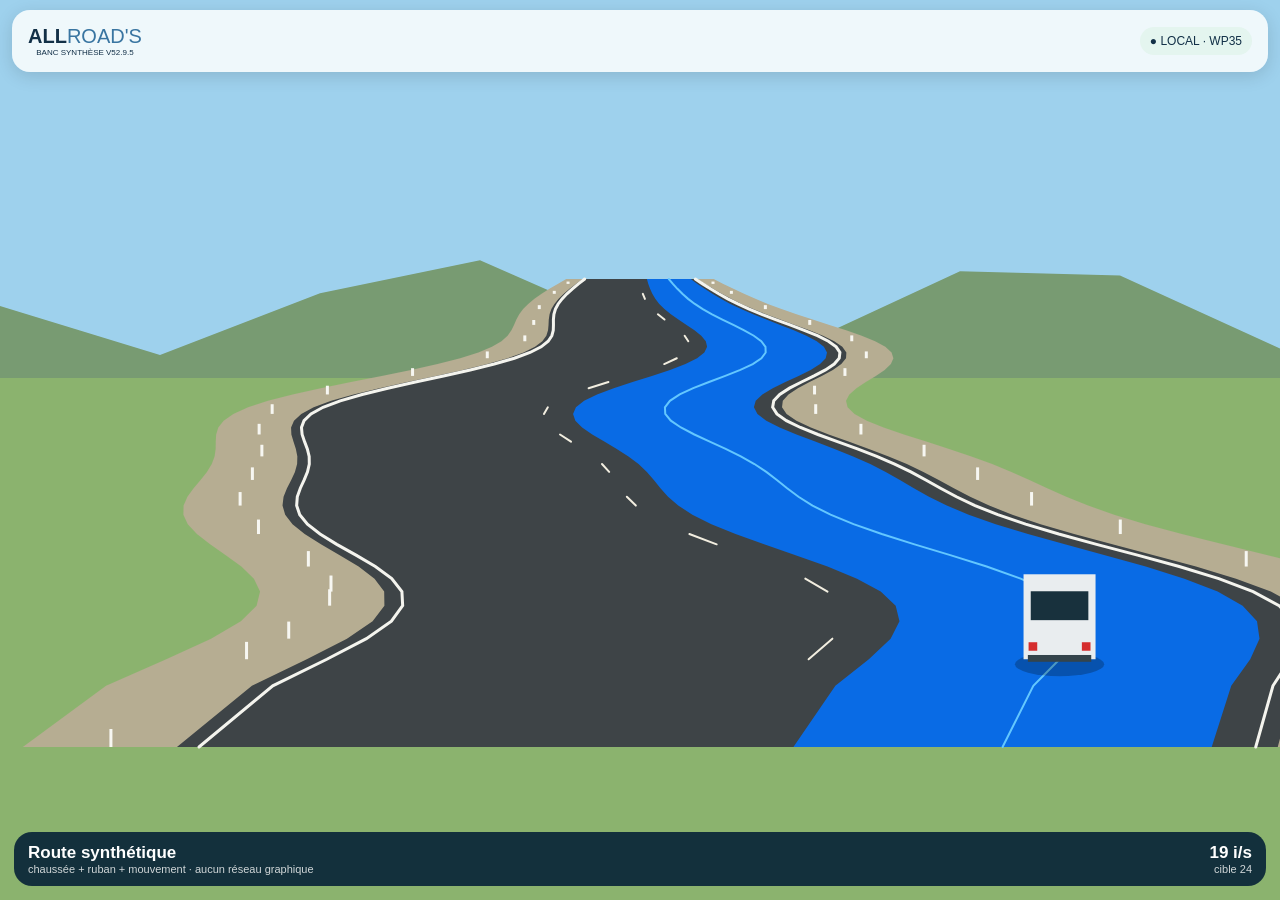
<file: api/frontend/synth-test.html>
<!doctype html><html lang="fr"><head><meta charset="utf-8"><meta name="viewport" content="width=device-width,initial-scale=1,viewport-fit=cover"><title>AllRoad's — Banc synthèse</title>
<style>*{box-sizing:border-box}html,body{margin:0;width:100%;height:100%;overflow:hidden;background:#0b1722;font-family:Arial,sans-serif}#c{display:block;width:100%;height:100%;touch-action:none}.hud{position:fixed;left:12px;right:12px;top:calc(10px + env(safe-area-inset-top));height:62px;border-radius:18px;background:rgba(245,250,252,.94);display:flex;align-items:center;justify-content:space-between;padding:0 16px;color:#123047;z-index:2;box-shadow:0 4px 18px #0002}.brand{font-weight:800;font-size:20px}.brand span{font-weight:400;color:#3975a1}.tag{font-size:12px;background:#e4f5ef;padding:7px 10px;border-radius:20px}.info{position:fixed;left:14px;right:14px;bottom:calc(14px + env(safe-area-inset-bottom));background:rgba(9,37,56,.92);color:white;border-radius:18px;padding:11px 14px;z-index:2;display:flex;justify-content:space-between;align-items:center}.big{font-size:17px;font-weight:800}.small{font-size:11px;opacity:.8}.fps{font-variant-numeric:tabular-nums;text-align:right}</style></head>
<body><canvas id="c"></canvas><div class="hud"><div class="brand">ALL<span>ROAD'S</span><div style="font-size:8px;text-align:center;font-weight:500">BANC SYNTHÈSE V52.9.5</div></div><div class="tag">● LOCAL · WP35</div></div><div class="info"><div><div class="big">Route synthétique</div><div class="small">chaussée + ruban + mouvement · aucun réseau graphique</div></div><div class="fps"><div class="big" id="fps">-- i/s</div><div class="small">cible 24</div></div></div>
<script>
(()=>{
const c=document.getElementById('c'),x=c.getContext('2d',{alpha:false,desynchronized:true});
const fpsEl=document.getElementById('fps');let W=0,H=0,D=1,last=0,acc=0,n=0,quality=1,lowSince=0,highSince=0;
const TARGET=24,STEP=1000/TARGET,ZMAX=900,DZ=18;
let samples=[],bg=null,bgx=null;
const lerp=(a,b,t)=>a+(b-a)*t;
function resize(){D=1;W=innerWidth;H=innerHeight;c.width=Math.max(1,Math.round(W*D));c.height=Math.max(1,Math.round(H*D));c.style.width=W+'px';c.style.height=H+'px';x.setTransform(D,0,0,D,0,0);buildBackground()}
function buildBackground(){bg=document.createElement('canvas');bg.width=Math.max(1,W);bg.height=Math.max(1,H);bgx=bg.getContext('2d',{alpha:false});bgx.fillStyle='#9ed1ed';bgx.fillRect(0,0,W,H*.42);bgx.fillStyle='#789b72';bgx.beginPath();bgx.moveTo(0,H*.43);for(let i=0;i<=8;i++){let xx=i*W/8;bgx.lineTo(xx,H*(.34+.055*Math.sin(i*1.7)))}bgx.lineTo(W,H*.58);bgx.lineTo(0,H*.58);bgx.closePath();bgx.fill();bgx.fillStyle='#8bb36e';bgx.fillRect(0,H*.42,W,H*.58)}
addEventListener('resize',resize,{passive:true});resize();
function curve(z,t){return Math.sin(z*.010+t*.34)*.24+Math.sin(z*.021+t*.19)*.08}
function buildSamples(t){samples.length=0;for(let z=0;z<=ZMAX;z+=DZ){const q=z/ZMAX,e=Math.pow(q,.52),eh=Math.pow(q,.72);samples.push({z,q,y:lerp(H*.83,H*.31,e),half:lerp(W*.43,W*.045,eh),cx:W*.5+curve(z,t)*W*(1-q)*.58})}}
function strip(a,b,fill){x.beginPath();for(let i=0;i<samples.length;i++){let p=samples[i],xx=p.cx+p.half*a;i?x.lineTo(xx,p.y):x.moveTo(xx,p.y)}for(let i=samples.length-1;i>=0;i--){let p=samples[i];x.lineTo(p.cx+p.half*b,p.y)}x.closePath();x.fillStyle=fill;x.fill()}
function roadLine(off,width,fill,dashed=false,t=0){x.beginPath();let started=false;for(let i=0;i<samples.length;i++){let p=samples[i];if(dashed&&((Math.floor((p.z+t*70)/36)&1)===0)){started=false;continue}let xx=p.cx+p.half*off;if(!started){x.moveTo(xx,p.y);started=true}else x.lineTo(xx,p.y)}x.strokeStyle=fill;x.lineWidth=width;x.lineCap='round';x.stroke()}
function nearest(z){let i=Math.max(0,Math.min(samples.length-1,Math.round(z/DZ)));return samples[i]}
function render(ms){const t=ms/1000;x.drawImage(bg,0,0);buildSamples(t);strip(-1.28,1.28,'#b6ad92');strip(-1,1,'#3e4447');roadLine(-.96,3,'#f4f4ee');roadLine(.96,3,'#f4f4ee');roadLine(0,2,'#f2eee0',true,t);strip(.12,.88,'#096be5');roadLine(.50,2,'#63c7ff');
for(let k=0;k<20;k++){let z=(k*54-(t*54)%54+ZMAX)%ZMAX,p=nearest(z);for(let s of[-1,1]){let xx=p.cx+s*p.half*1.12,hh=lerp(18,2,p.q);x.fillStyle='#f7f7f2';x.fillRect(xx-1.5,p.y-hh,3,hh)}}
let p=nearest(36),bx=p.cx+p.half*.50,bw=Math.min(72,W*.18),bh=bw*1.18;x.fillStyle='rgba(0,0,0,.24)';x.beginPath();x.ellipse(bx,p.y+5,bw*.62,bh*.14,0,0,Math.PI*2);x.fill();x.fillStyle='#e9edef';x.fillRect(bx-bw/2,p.y-bh,bw,bh);x.fillStyle='#18313d';x.fillRect(bx-bw*.40,p.y-bh*.80,bw*.80,bh*.34);x.fillStyle='#d52d2d';x.fillRect(bx-bw*.43,p.y-bh*.20,bw*.12,bh*.10);x.fillRect(bx+bw*.31,p.y-bh*.20,bw*.12,bh*.10);x.fillStyle='#34444b';x.fillRect(bx-bw*.44,p.y-bh*.05,bw*.88,bh*.08)}
function frame(ms){requestAnimationFrame(frame);if(last&&ms-last<STEP)return;const dt=last?(ms-last)/1000:1/TARGET;last=ms;render(ms);acc+=dt;n++;if(acc>=1){const f=n/acc;fpsEl.textContent=f.toFixed(0)+' i/s';if(f<18){lowSince+=acc;highSince=0}else if(f>22){highSince+=acc;lowSince=0}else{lowSince=highSince=0}acc=0;n=0}}
requestAnimationFrame(frame);
})();
</script></body></html>
</file>
